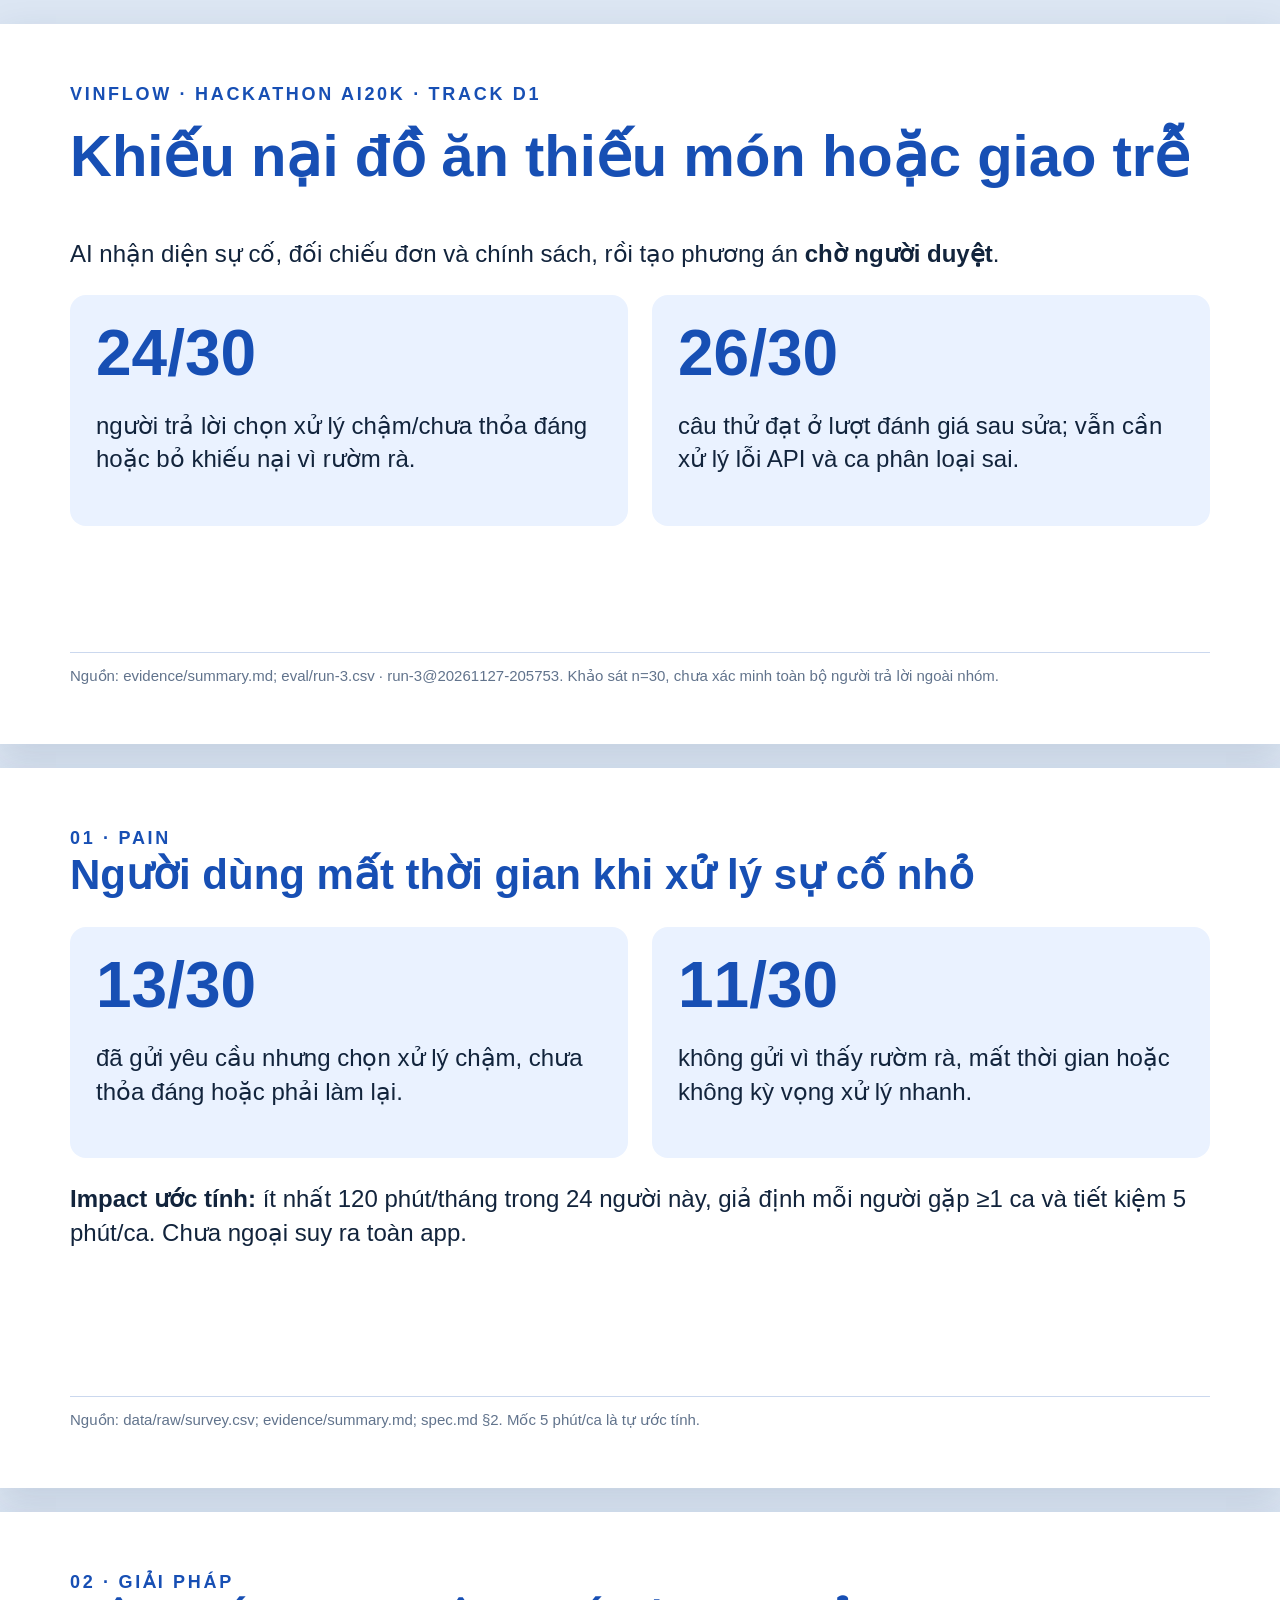
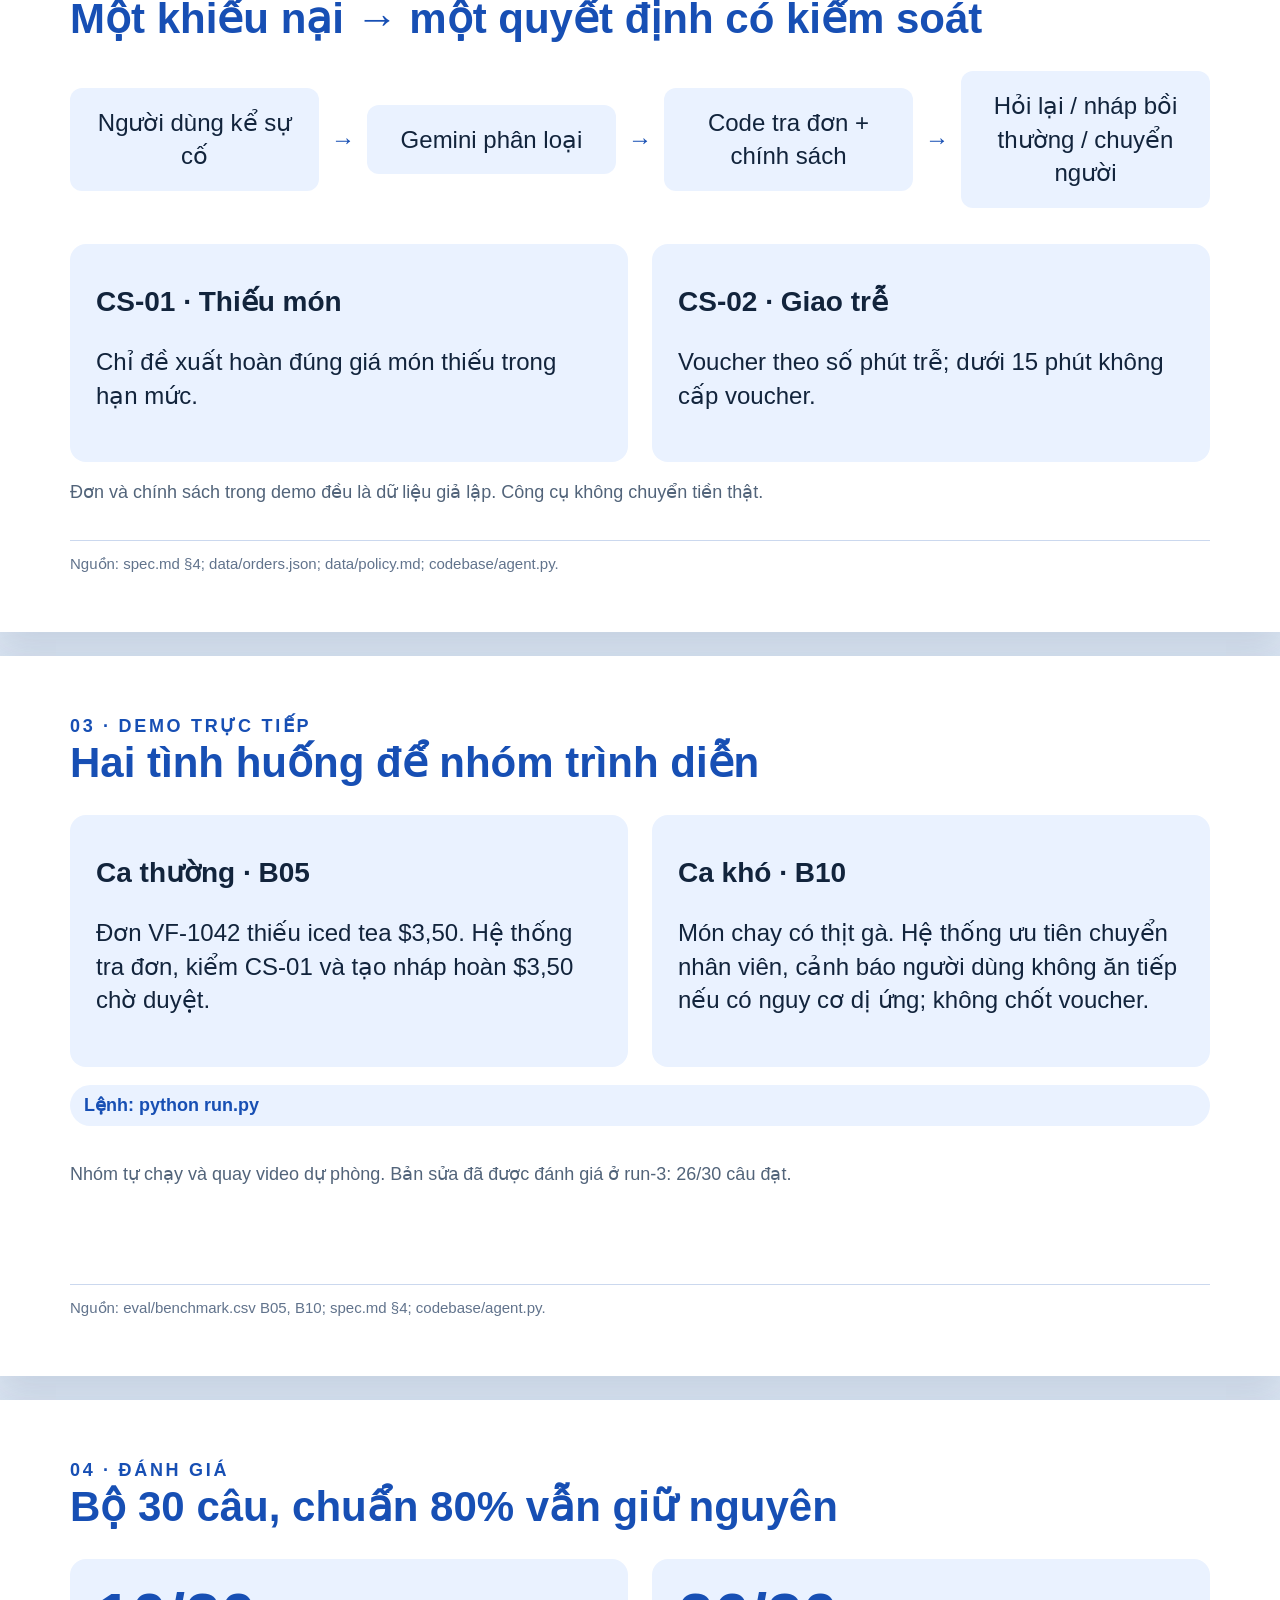
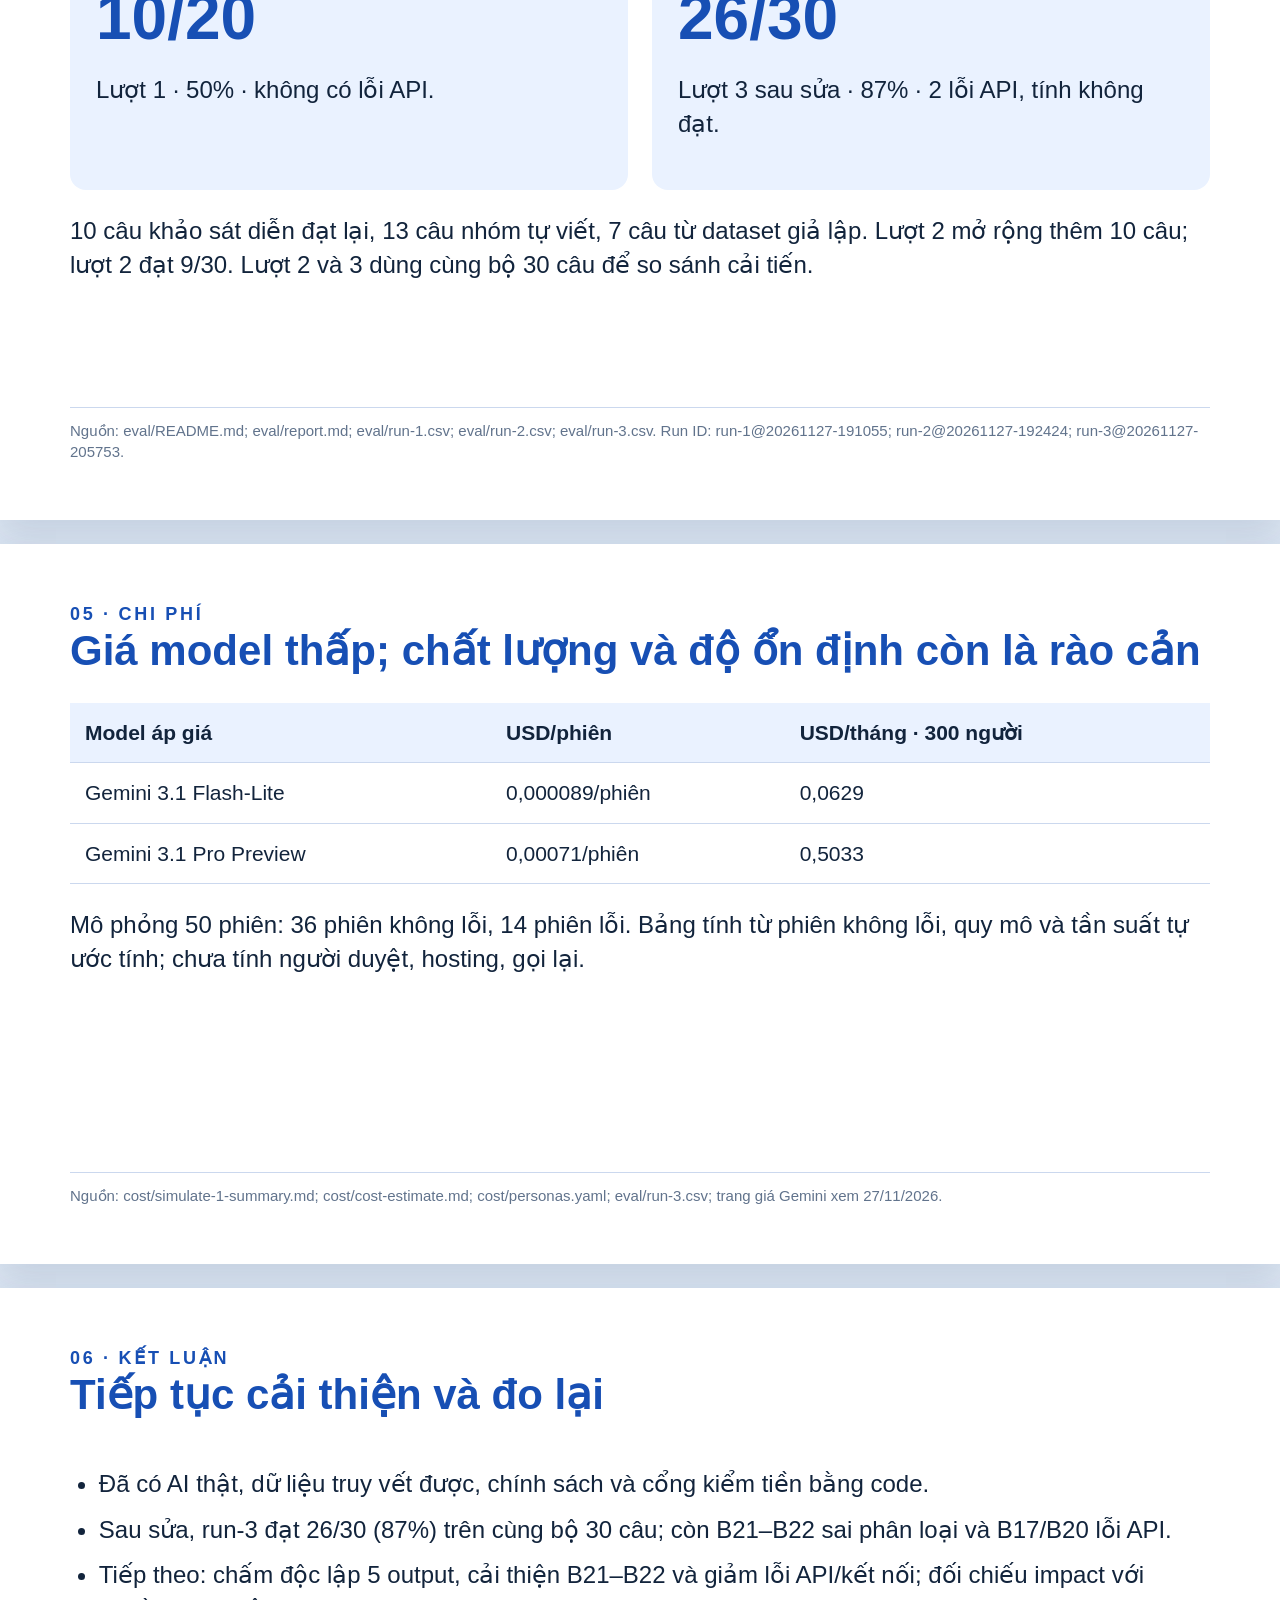
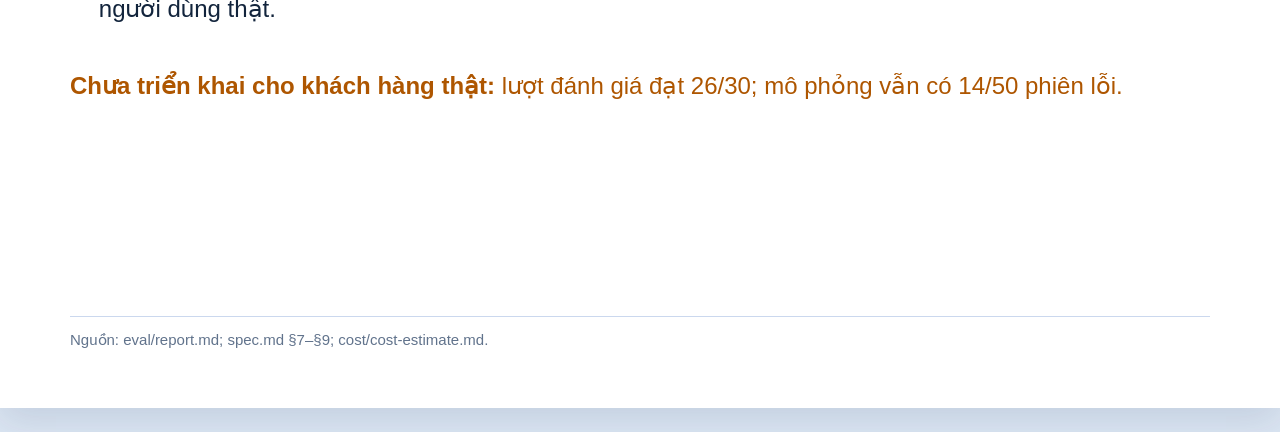
<file: slides/demo-slides.html>
﻿<!doctype html>
<html lang="vi"><head><meta charset="utf-8"><meta name="viewport" content="width=device-width,initial-scale=1"><title>Vinflow — D1</title>
<style>
:root{--ink:#12243c;--blue:#174fb4;--pale:#eaf2ff;--line:#cbd8ee;--orange:#f59e0b}*{box-sizing:border-box}body{margin:0;background:#dce6f3;color:var(--ink);font:24px/1.4 Arial,sans-serif}.slide{width:min(1280px,100%);min-height:720px;margin:24px auto;padding:58px 70px;background:white;box-shadow:0 12px 36px #1b355a22;display:flex;flex-direction:column;page-break-after:always}h1{font-size:58px;line-height:1.07;margin:18px 0 26px;color:var(--blue)}h2{font-size:42px;line-height:1.14;margin:0 0 28px;color:var(--blue)}h3{font-size:28px;margin:12px 0}.eyebrow{font-size:18px;text-transform:uppercase;letter-spacing:.15em;font-weight:700;color:var(--blue)}.grid{display:grid;grid-template-columns:repeat(2,1fr);gap:24px}.card{background:var(--pale);padding:26px;border-radius:16px}.big{font-size:64px;font-weight:800;color:var(--blue);line-height:1}.small{font-size:18px;color:#52647a}.footer{font-size:15px;color:#61738c;border-top:1px solid var(--line);padding-top:12px;margin-top:auto}ul{margin:8px 0;padding-left:1.2em}li{margin:12px 0}table{width:100%;border-collapse:collapse;font-size:21px}th,td{text-align:left;padding:15px;border-bottom:1px solid var(--line)}th{background:var(--pale)}.pill{display:inline-block;padding:8px 14px;border-radius:99px;background:var(--pale);color:var(--blue);font-weight:700;font-size:18px}.warning{color:#ae5600}.flow{display:flex;gap:12px;align-items:center;flex-wrap:wrap}.flow span{background:var(--pale);padding:18px 20px;border-radius:12px;flex:1;text-align:center}.flow b{color:var(--blue)}@media print{@page{size:16in 9in;margin:0}body{background:white}.slide{width:100%;height:9in;min-height:0;margin:0;box-shadow:none;break-after:page}}@media(max-width:700px){body{font-size:18px}.slide{min-height:100vh;padding:28px}.grid{grid-template-columns:1fr}h1{font-size:40px}h2{font-size:32px}}
</style></head><body>
<section class="slide"><div class="eyebrow">Vinflow · Hackathon AI20K · Track D1</div><h1>Khiếu nại đồ ăn thiếu món hoặc giao trễ</h1><p>AI nhận diện sự cố, đối chiếu đơn và chính sách, rồi tạo phương án <strong>chờ người duyệt</strong>.</p><div class="grid"><div class="card"><div class="big">24/30</div><p>người trả lời chọn xử lý chậm/chưa thỏa đáng hoặc bỏ khiếu nại vì rườm rà.</p></div><div class="card"><div class="big">26/30</div><p>câu thử đạt ở lượt đánh giá sau sửa; vẫn cần xử lý lỗi API và ca phân loại sai.</p></div></div><div class="footer">Nguồn: evidence/summary.md; eval/run-3.csv · run-3@20261127-205753. Khảo sát n=30, chưa xác minh toàn bộ người trả lời ngoài nhóm.</div></section>
<section class="slide"><div class="eyebrow">01 · Pain</div><h2>Người dùng mất thời gian khi xử lý sự cố nhỏ</h2><div class="grid"><div class="card"><div class="big">13/30</div><p>đã gửi yêu cầu nhưng chọn xử lý chậm, chưa thỏa đáng hoặc phải làm lại.</p></div><div class="card"><div class="big">11/30</div><p>không gửi vì thấy rườm rà, mất thời gian hoặc không kỳ vọng xử lý nhanh.</p></div></div><p><strong>Impact ước tính:</strong> ít nhất 120 phút/tháng trong 24 người này, giả định mỗi người gặp ≥1 ca và tiết kiệm 5 phút/ca. Chưa ngoại suy ra toàn app.</p><div class="footer">Nguồn: data/raw/survey.csv; evidence/summary.md; spec.md §2. Mốc 5 phút/ca là tự ước tính.</div></section>
<section class="slide"><div class="eyebrow">02 · Giải pháp</div><h2>Một khiếu nại → một quyết định có kiểm soát</h2><div class="flow"><span>Người dùng kể sự cố</span><b>→</b><span>Gemini phân loại</span><b>→</b><span>Code tra đơn + chính sách</span><b>→</b><span>Hỏi lại / nháp bồi thường / chuyển người</span></div><div class="grid" style="margin-top:36px"><div class="card"><h3>CS-01 · Thiếu món</h3><p>Chỉ đề xuất hoàn đúng giá món thiếu trong hạn mức.</p></div><div class="card"><h3>CS-02 · Giao trễ</h3><p>Voucher theo số phút trễ; dưới 15 phút không cấp voucher.</p></div></div><p class="small">Đơn và chính sách trong demo đều là dữ liệu giả lập. Công cụ không chuyển tiền thật.</p><div class="footer">Nguồn: spec.md §4; data/orders.json; data/policy.md; codebase/agent.py.</div></section>
<section class="slide"><div class="eyebrow">03 · Demo trực tiếp</div><h2>Hai tình huống để nhóm trình diễn</h2><div class="grid"><div class="card"><h3>Ca thường · B05</h3><p>Đơn VF-1042 thiếu iced tea $3,50. Hệ thống tra đơn, kiểm CS-01 và tạo nháp hoàn $3,50 chờ duyệt.</p></div><div class="card"><h3>Ca khó · B10</h3><p>Món chay có thịt gà. Hệ thống ưu tiên chuyển nhân viên, cảnh báo người dùng không ăn tiếp nếu có nguy cơ dị ứng; không chốt voucher.</p></div></div><p class="pill">Lệnh: python run.py</p><p class="small">Nhóm tự chạy và quay video dự phòng. Bản sửa đã được đánh giá ở run-3: 26/30 câu đạt.</p><div class="footer">Nguồn: eval/benchmark.csv B05, B10; spec.md §4; codebase/agent.py.</div></section>
<section class="slide"><div class="eyebrow">04 · Đánh giá</div><h2>Bộ 30 câu, chuẩn 80% vẫn giữ nguyên</h2><div class="grid"><div class="card"><div class="big">10/20</div><p>Lượt 1 · 50% · không có lỗi API.</p></div><div class="card"><div class="big">26/30</div><p>Lượt 3 sau sửa · 87% · 2 lỗi API, tính không đạt.</p></div></div><p>10 câu khảo sát diễn đạt lại, 13 câu nhóm tự viết, 7 câu từ dataset giả lập. Lượt 2 mở rộng thêm 10 câu; lượt 2 đạt 9/30. Lượt 2 và 3 dùng cùng bộ 30 câu để so sánh cải tiến.</p><div class="footer">Nguồn: eval/README.md; eval/report.md; eval/run-1.csv; eval/run-2.csv; eval/run-3.csv. Run ID: run-1@20261127-191055; run-2@20261127-192424; run-3@20261127-205753.</div></section>
<section class="slide"><div class="eyebrow">05 · Chi phí</div><h2>Giá model thấp; chất lượng và độ ổn định còn là rào cản</h2><table><tr><th>Model áp giá</th><th>USD/phiên</th><th>USD/tháng · 300 người</th></tr><tr><td>Gemini 3.1 Flash-Lite</td><td>0,000089/phiên</td><td>0,0629</td></tr><tr><td>Gemini 3.1 Pro Preview</td><td>0,00071/phiên</td><td>0,5033</td></tr></table><p>Mô phỏng 50 phiên: 36 phiên không lỗi, 14 phiên lỗi. Bảng tính từ phiên không lỗi, quy mô và tần suất tự ước tính; chưa tính người duyệt, hosting, gọi lại.</p><div class="footer">Nguồn: cost/simulate-1-summary.md; cost/cost-estimate.md; cost/personas.yaml; eval/run-3.csv; trang giá Gemini xem 27/11/2026.</div></section>
<section class="slide"><div class="eyebrow">06 · Kết luận</div><h2>Tiếp tục cải thiện và đo lại</h2><ul><li>Đã có AI thật, dữ liệu truy vết được, chính sách và cổng kiểm tiền bằng code.</li><li>Sau sửa, run-3 đạt 26/30 (87%) trên cùng bộ 30 câu; còn B21–B22 sai phân loại và B17/B20 lỗi API.</li><li>Tiếp theo: chấm độc lập 5 output, cải thiện B21–B22 và giảm lỗi API/kết nối; đối chiếu impact với người dùng thật.</li></ul><p class="warning"><strong>Chưa triển khai cho khách hàng thật:</strong> lượt đánh giá đạt 26/30; mô phỏng vẫn có 14/50 phiên lỗi.</p><div class="footer">Nguồn: eval/report.md; spec.md §7–§9; cost/cost-estimate.md.</div></section>
</body></html>
</file>
